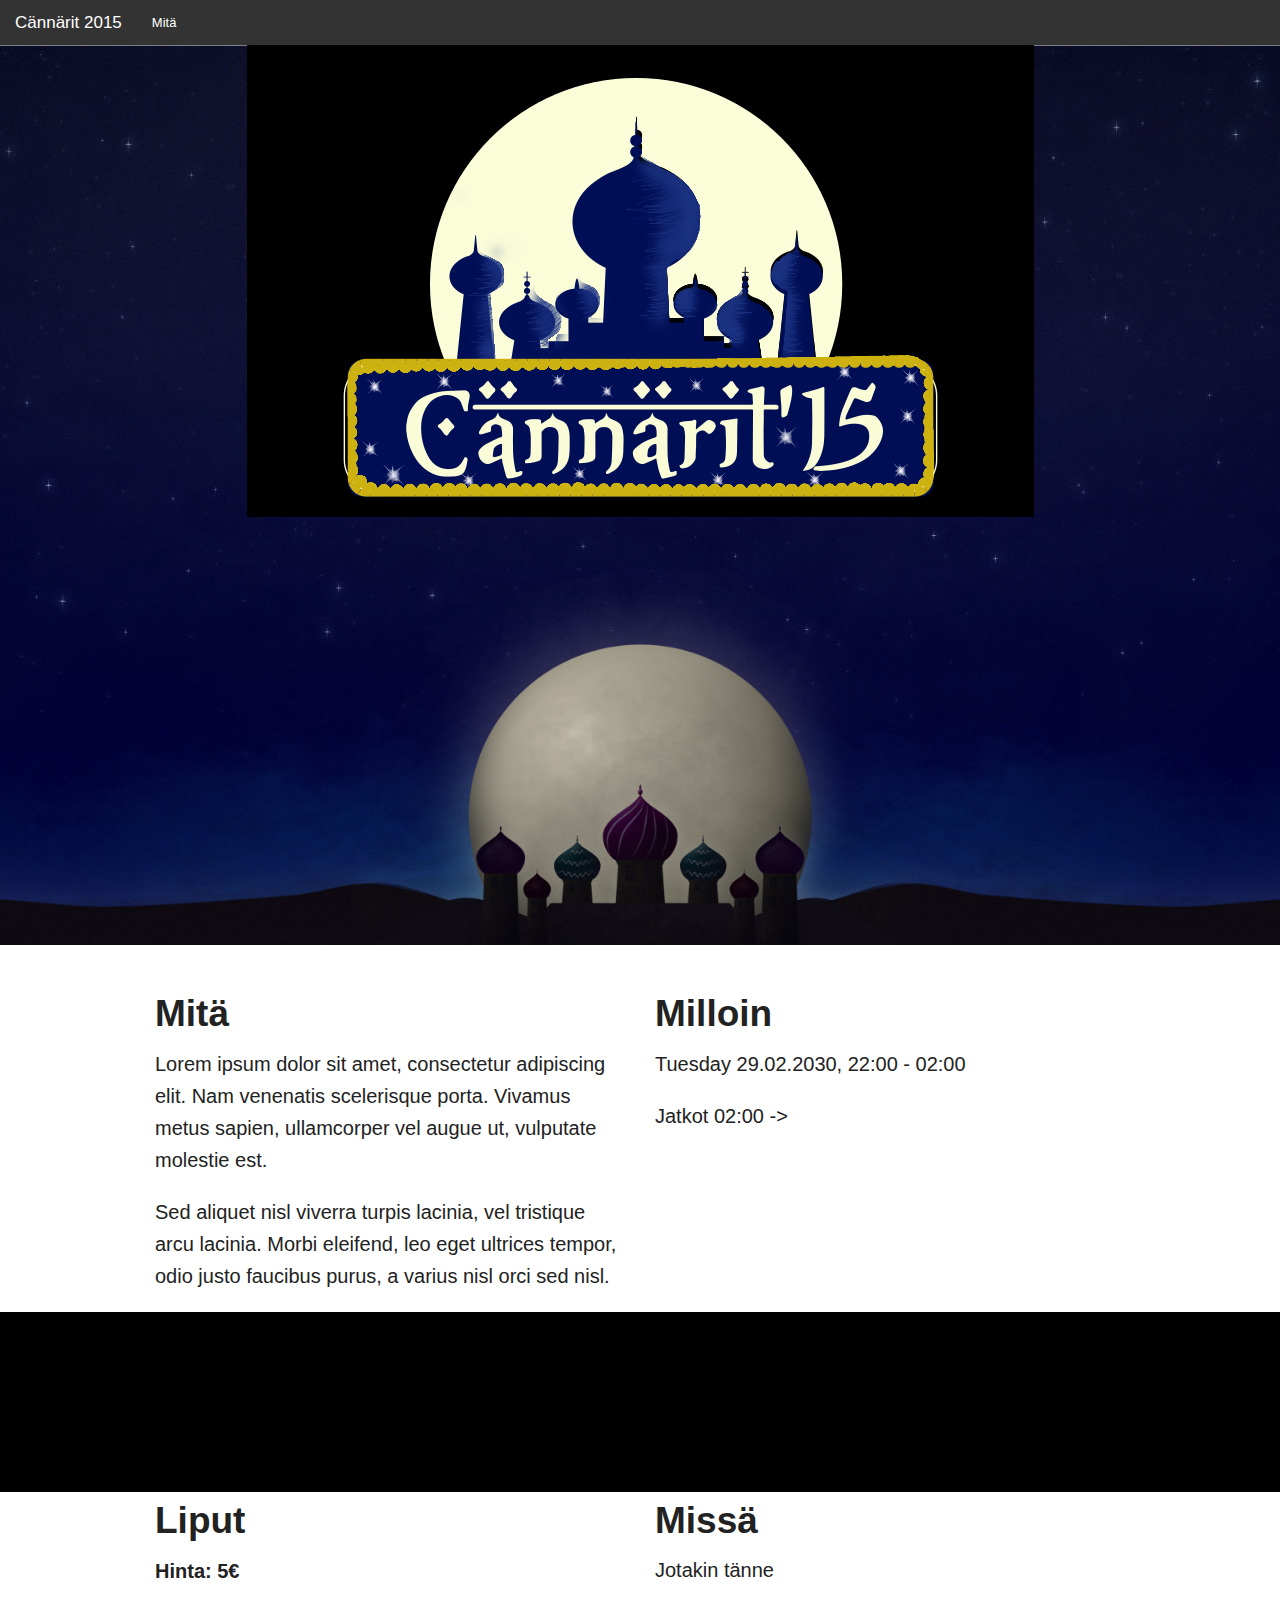
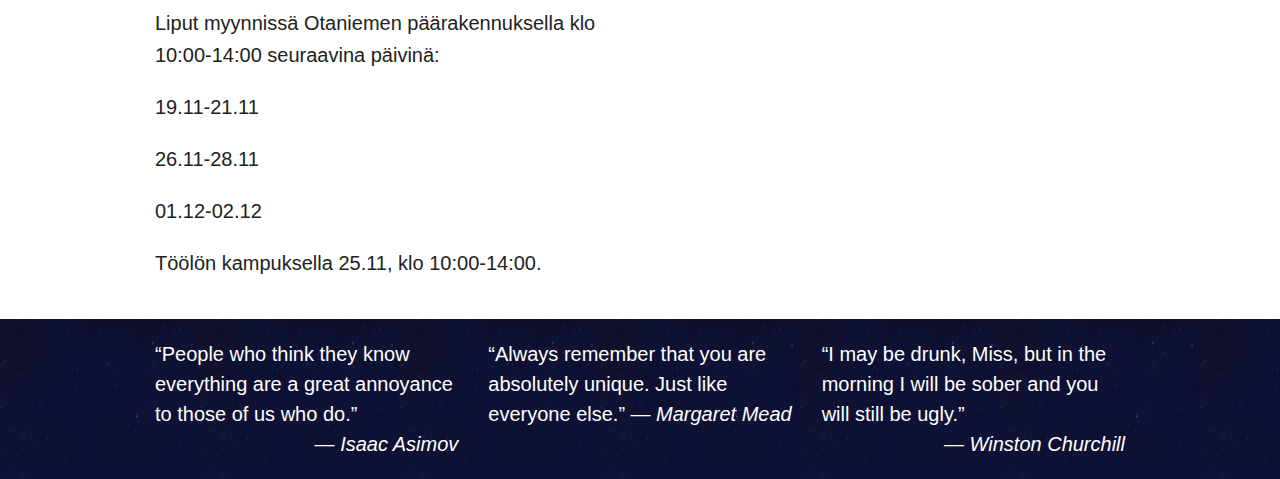
<file: index.htm>
<!DOCTYPE html>
<html>
<head>
  <title>Cännärit 2015</title>
  <meta charset="utf-8">
  <meta name="viewport" content="width=device-width, initial-scale=1.0" />

  <link rel="stylesheet" href="css/normalize.css">
  <link rel="stylesheet" href="css/foundation.css">
  <link rel="stylesheet" href="css/app.css">
  <link href='https://fonts.googleapis.com/css?family=Droid+Sans:400,700' rel='stylesheet' type='text/css'>

  <script src="js/vendor/modernizr.js"></script>
</head>
<body>
  <nav class="top-bar" data-topbar role="navigation">
    <ul class="title-area">
      <li class="name">
        <h1><a href="#">Cännärit 2015</a></h1>
      </li>
      <li class="toggle-topbar menu-icon"><a href="#"><span></span></a></li>
    </ul>
    <section class="top-bar-section">
      <ul class="left">
        <li><a href="#what">Mitä</a></li>
      </ul>
    </section>
  </nav>
  <div class="cover full-width">
    <div class="center-content">
      <img class="logo" src="img/cannarit_logo.png" alt="Cännärit 2015 logo">
    </div>
  </div>
</div>

<div class="row">
  <div class="small-12 medium-6 columns">
    <h2 id="what">Mitä</h2>
    <p>Lorem ipsum dolor sit amet, consectetur adipiscing elit. Nam venenatis scelerisque porta. Vivamus metus sapien, ullamcorper vel augue ut, vulputate molestie est.</p>
    <p>Sed aliquet nisl viverra turpis lacinia, vel tristique arcu lacinia. Morbi eleifend, leo eget ultrices tempor, odio justo faucibus purus, a varius nisl orci sed nisl.</p>
  </div>
  <div class="small-12 medium-6 columns">
    <h2>Milloin</h2>
    <p>Tuesday 29.02.2030, 22:00 - 02:00</p>
    <p>Jatkot 02:00 -> </p>
  </div>
</div>
<div class="full-width horse">
  
</div>
<div class="row">
  <div class="small-12 medium-6 columns">
    <h2>Liput</h2>
    <p><strong>Hinta: 5€</strong></p>

    <p>Liput myynnissä Otaniemen päärakennuksella klo 10:00-14:00 seuraavina päivinä:
      <p>19.11-21.11</p>
      <p>26.11-28.11</p>
      <p>01.12-02.12</p>
      <p>Töölön kampuksella 25.11, klo 10:00-14:00.</p>
    </div>
    <div class="small-12 medium-6 columns">
      <h2>Missä</h2>
      Jotakin tänne
    </div>
  </div>
  <div class="full-width quotes">
    <div class="row">
      <div class="small-12 medium-4 quote-margin columns">
        <q>People who think they know everything are a great annoyance to those of us who do.<cite>&#8213; Isaac Asimov</cite></q>
      </div>
      <div class="small-12 medium-4 quote-margin columns">
        <q>Always remember that you are absolutely unique. Just like everyone else.<cite>&#8213; Margaret Mead</cite></q>
      </div>
      <div class="small-12 medium-4 columns">
        <q>I may be drunk, Miss, but in the morning I will be sober and you will still be ugly.<cite>&#8213; Winston Churchill</cite></q>
      </div>
    </div>
  </div>

  <script src="js/vendor/jquery.js"></script>
  <script src="js/foundation.min.js"></script>
  <script>
  $(document).foundation();
  </script>
</body>
</html>
</file>
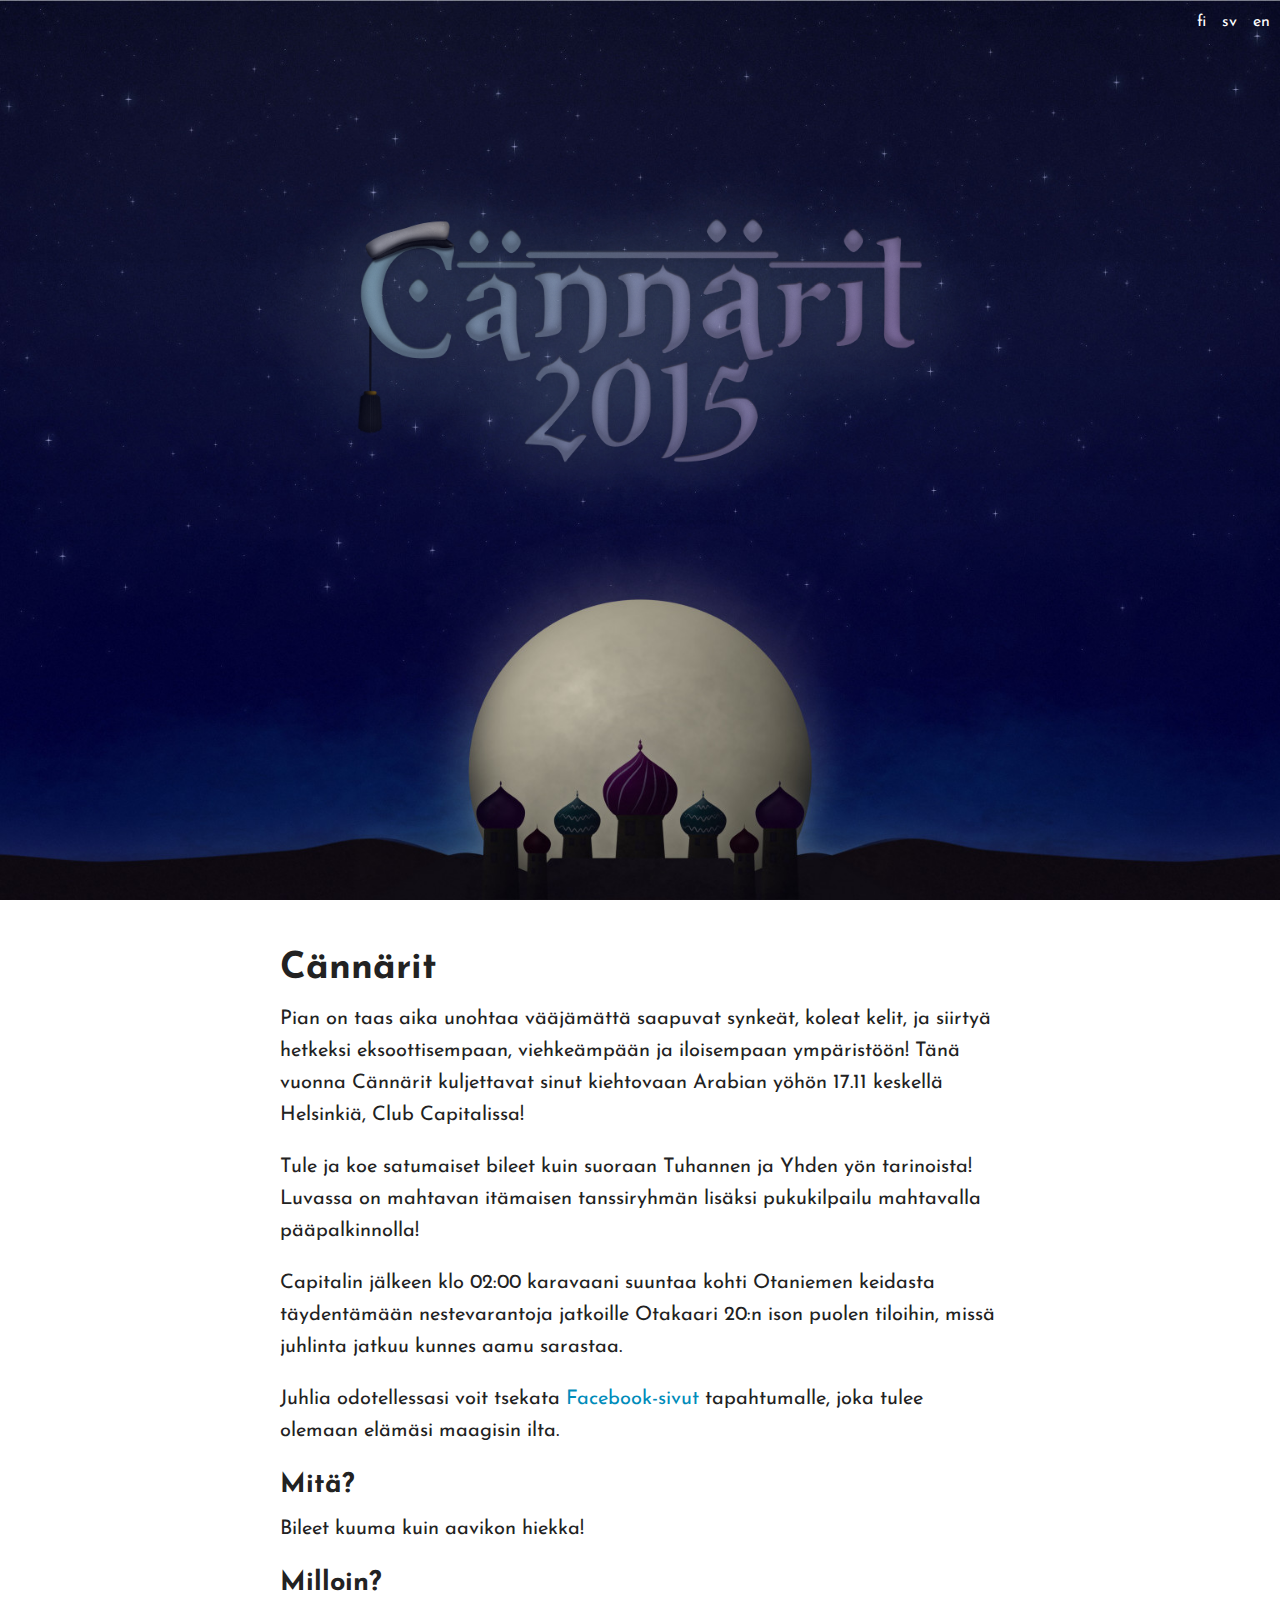
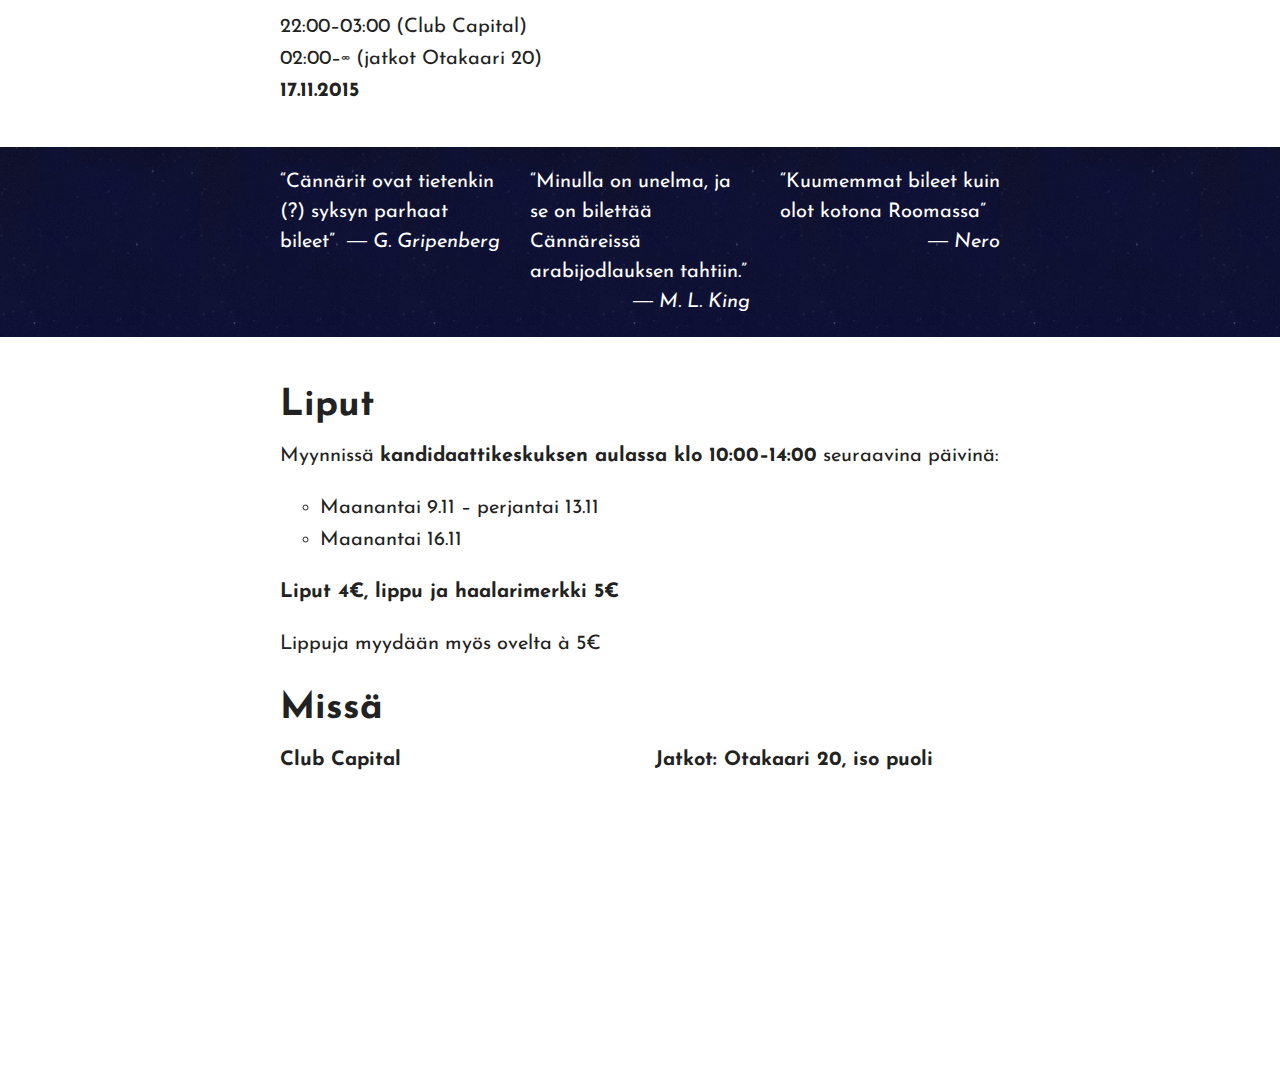
<file: index.html>
<!DOCTYPE html>
<html>
<head>
  <title>Cännärit 2015</title>
  <meta charset="utf-8">
  <meta name="viewport" content="width=device-width, initial-scale=1.0" />

  <link rel="stylesheet" href="css/normalize.css">
  <link rel="stylesheet" href="css/foundation.css">
  <link rel="stylesheet" href="css/app.css">

  <noscript>
  <style>
  #logo {
    opacity: 1;
    transform: translateY("-5%");
  }
  </style>
</noscript>

<link href='https://fonts.googleapis.com/css?family=Josefin+Sans:400,700' rel='stylesheet' type='text/css'>

<script type="text/javascript" src="js/TweenMax.min.js"></script>
<script type="text/javascript" src="js/vendor/modernizr.js"></script>
</head>
<body>
  <div class="cover full-width">
    <ul class="language-links">
      <li><a href="index.html">fi</a></li>
      <li><a href="index_sv.html">sv</a></li>
      <li><a href="index_en.html">en</a></li>
    </ul>
    <div id="logo">
      <img src="img/logo-fullhd.png" id="img-logo" alt="Cännärit 2015 logo">
    </div>
  </div>
</div>
<div class="row">
  <div class="small-12 medium-9 medium-centered columns">
    <h2 id="cannarit">Cännärit</h2>
    <p>Pian on taas aika unohtaa vääjämättä saapuvat synkeät, koleat kelit, ja siirtyä hetkeksi eksoottisempaan, viehkeämpään ja iloisempaan ympäristöön! Tänä vuonna Cännärit kuljettavat sinut kiehtovaan Arabian yöhön 17.11 keskellä Helsinkiä, Club Capitalissa!</p>
    <p>Tule ja koe satumaiset bileet kuin suoraan Tuhannen ja Yhden yön tarinoista! Luvassa on mahtavan itämaisen tanssiryhmän lisäksi pukukilpailu mahtavalla pääpalkinnolla!</p>
    <p>Capitalin jälkeen klo 02:00 karavaani suuntaa kohti Otaniemen keidasta täydentämään nestevarantoja jatkoille Otakaari 20:n ison puolen tiloihin, missä juhlinta jatkuu kunnes aamu sarastaa.</p>
    <p>Juhlia odotellessasi voit tsekata <a href="https://www.facebook.com/events/1642151956039658/">Facebook-sivut</a> tapahtumalle, joka tulee olemaan elämäsi maagisin ilta.</p>
    <h3>Mitä?</h3>
    <p>Bileet kuuma kuin aavikon hiekka!</p>
    <h3>Milloin?</h3>
    <p><time>22:00</time>&ndash;<time>03:00</time> (Club Capital)<br/><time>02:00</time>&ndash;&infin; (jatkot Otakaari 20)<br/><strong><time datetime="2015-11-17">17.11.2015</time></strong></p>
  </div>
</div>
</div>
<div class="full-width quotes">
  <div class="row">
    <div class="small-12 medium-9 medium-centered columns">
      <div class="row">
        <div class="small-12 medium-4 quote-margin column">
          <q>Cännärit ovat tietenkin (?) syksyn parhaat bileet<cite>&#8213; G. Gripenberg</cite></q>
        </div>
        <div class="small-12 medium-4 quote-margin columns">
          <q>Minulla on unelma, ja se on bilettää Cännäreissä arabijodlauksen tahtiin.<cite>&#8213; M. L. King</cite></q>
        </div>
        <div class="small-12 medium-4 columns">
          <q>Kuumemmat bileet kuin olot kotona Roomassa<cite>&#8213; Nero</cite></q>
        </div>
      </div>
    </div>
  </div>
</div>
<div class="row">
  <div class="small-12 medium-9 medium-centered columns">
    <div class="row">
      <div class="small-12 column">
        <h2>Liput</h2>
        <p>Myynnissä <strong>kandidaattikeskuksen aulassa klo <time>10:00</time>&ndash;<time>14:00</time></strong> seuraavina päivinä:</p>
        <ul>
          <li>Maanantai 9.11 &ndash; perjantai 13.11</li>
          <li>Maanantai 16.11</li>
        </ul>
        <p><strong>Liput 4€, lippu ja haalarimerkki 5€</strong></p>
        <p>Lippuja myydään myös ovelta à 5€</p>
      </div>
    </div>
  </div>
</div>
<div class="row last">
  <div class="small-12 medium-9 medium-centered columns">
    <h2>Missä</h2>
    <div class="row">
      <div class="small-12 medium-6 columns">
        <h5><address>Club Capital</address></h5>
        <iframe class="map"
        frameborder="0" style="border:0"
        src="https://www.google.com/maps/embed/v1/place?key=AIzaSyDpPAqrXfUmcdSE9kXFtAL5RGzp5sVN11s
        &q=Club+Capital+Helsinki+Finland" allowfullscreen>
      </iframe>
    </div>
    <div class="small-12 medium-6 columns">
      <h5><address>Jatkot: Otakaari 20, iso puoli</address></h5>
      <iframe class="map"
      frameborder="0" style="border:0"
      src="https://www.google.com/maps/embed/v1/place?key=AIzaSyDpPAqrXfUmcdSE9kXFtAL5RGzp5sVN11s
      &q=Otakaari+20+Espoo+Finland" allowfullscreen>
    </iframe>      </div>
  </div>

  <script src="js/vendor/jquery.js"></script>
  <script src="js/foundation.min.js"></script>
  <script src="js/jquery.waitforimages.min.js"></script>
  <script>
  $(document).foundation();

  //Start the animation once both the background and the logo has been loaded
  //http://stackoverflow.com/questions/5057990/how-can-i-check-if-a-background-image-is-loaded
  //http://stackoverflow.com/questions/3537469/detect-image-load

  $(document).ready(function() {
    $(".cover").height(jQuery(window).height());
  });

  $("#img-logo").waitForImages(function() {
    $(".cover").waitForImages(function() {
      setTimeout(function() {
        TweenMax.fromTo("#logo", 1.5,
        {scale:0.5, y:0, opacity: 0},
        {scale:1, y:"-10%", opacity: 1},
        Cubic.easeInOut);
      },150);
    });
  });



  </script>

  <script>
  (function(i,s,o,g,r,a,m){i['GoogleAnalyticsObject']=r;i[r]=i[r]||function(){
  (i[r].q=i[r].q||[]).push(arguments)},i[r].l=1*new Date();a=s.createElement(o),
  m=s.getElementsByTagName(o)[0];a.async=1;a.src=g;m.parentNode.insertBefore(a,m)
  })(window,document,'script','//www.google-analytics.com/analytics.js','ga');

  ga('create', 'UA-69285201-1', 'auto');
  ga('send', 'pageview');

  </script>
</body>
</html>
</file>
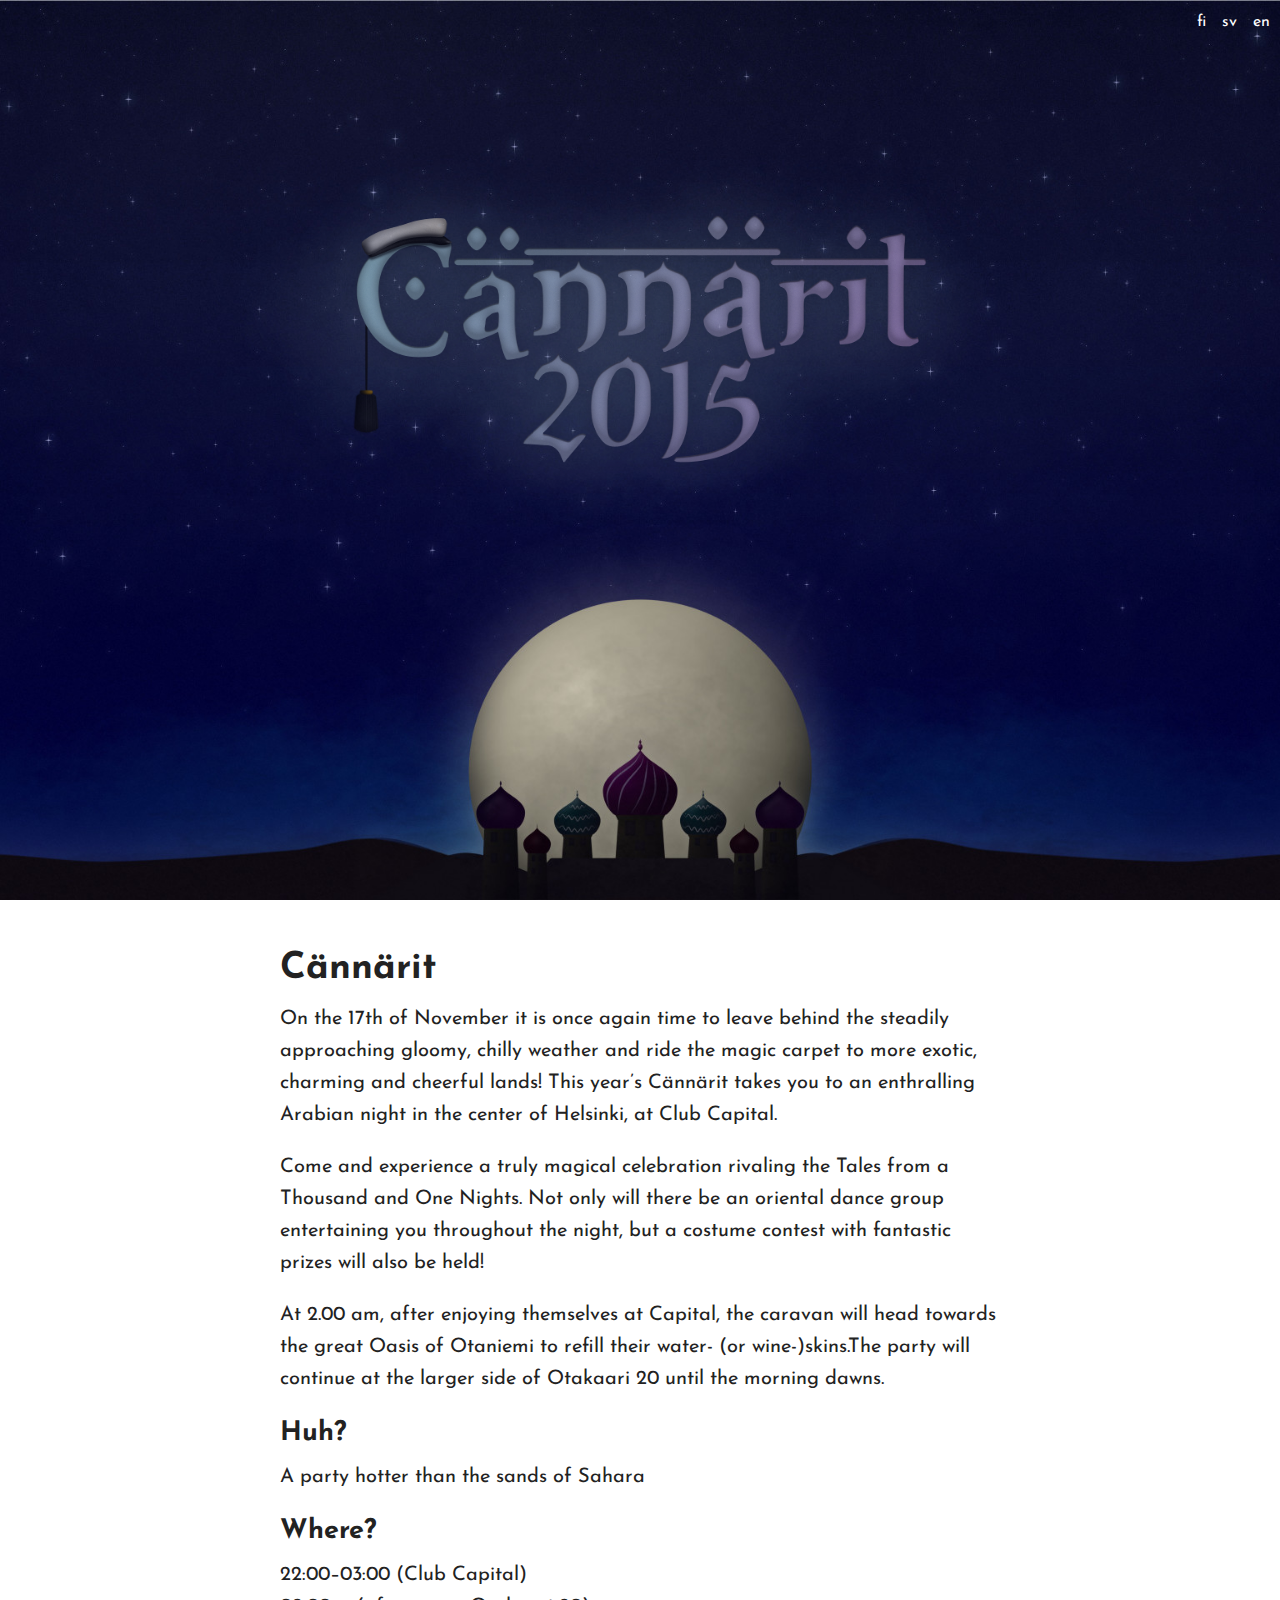
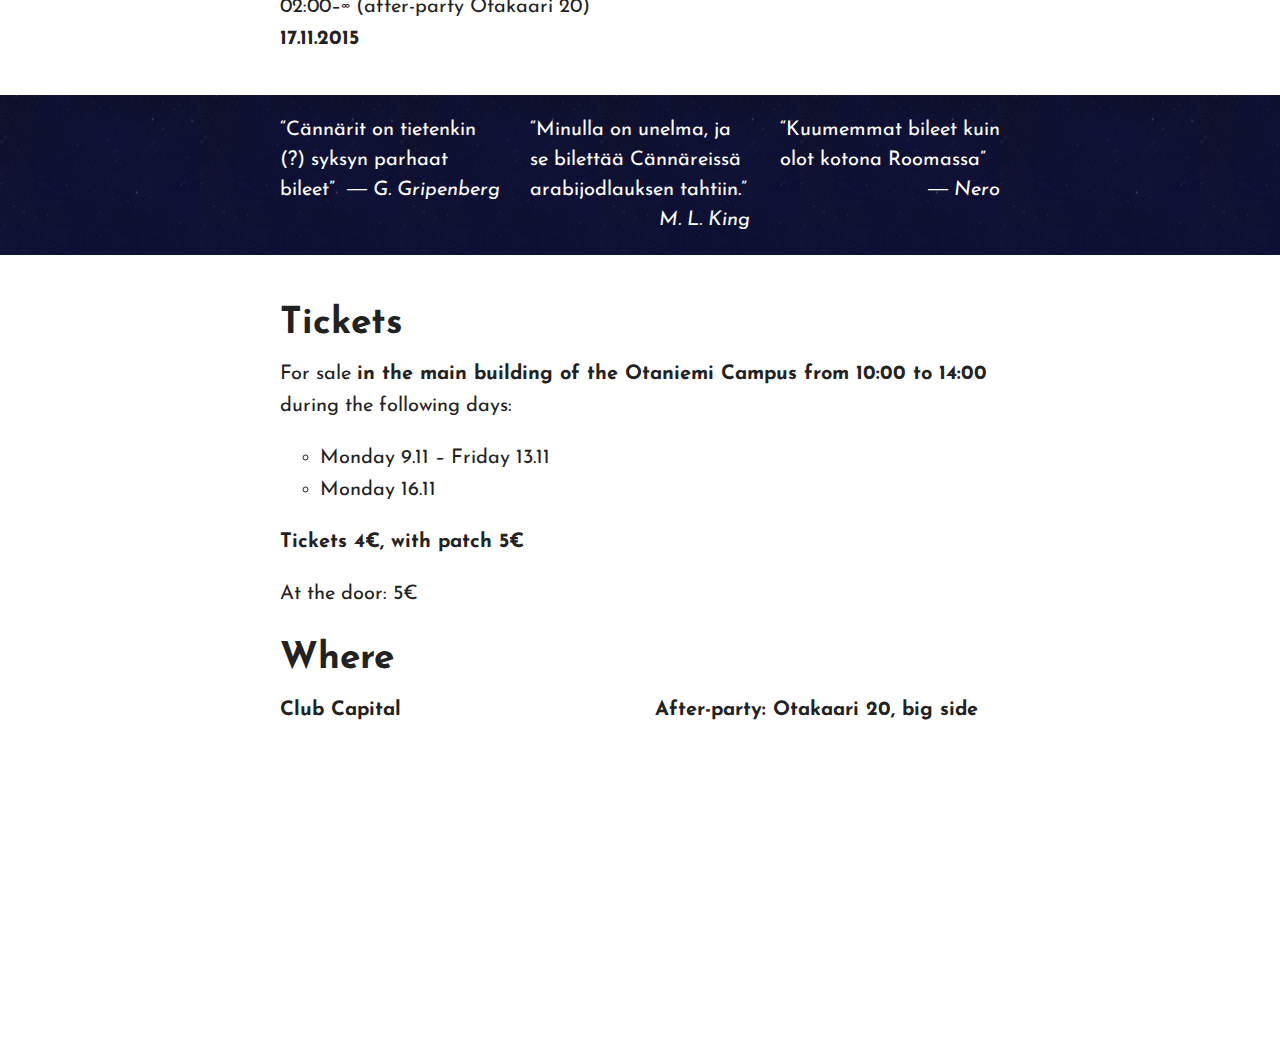
<file: index_en.html>
<!DOCTYPE html>
<html>
<head>
  <title>Cännärit 2015</title>
  <meta charset="utf-8">
  <meta name="viewport" content="width=device-width, initial-scale=1.0" />

  <link rel="stylesheet" href="css/normalize.css">
  <link rel="stylesheet" href="css/foundation.css">
  <link rel="stylesheet" href="css/app.css">

  <noscript>
  <style>
  #logo {
    opacity: 1;
    transform: translateY("-5%");
  }
  </style>
</noscript>

<link href='https://fonts.googleapis.com/css?family=Josefin+Sans:400,700' rel='stylesheet' type='text/css'>

<script type="text/javascript" src="js/TweenMax.min.js"></script>
<script type="text/javascript" src="js/vendor/modernizr.js"></script>
</head>
<body>
  <div class="cover full-width">
    <ul class="language-links">
      <li><a href="index.html">fi</a></li>
      <li><a href="index_sv.html">sv</a></li>
      <li><a href="index_en.html">en</a></li>
    </ul>
    <div id="logo">
      <img src="img/logo-fullhd.png" id="img-logo" alt="Cännärit 2015 logo">
    </div>
  </div>
</div>

<div class="row">
  <div class="small-12 medium-9 medium-centered columns">
    <h2 id="cannarit">Cännärit</h2>
    <p>On the <time datetime="2015-11-17">17th of November</time> it is once again time to leave behind the steadily approaching gloomy, chilly weather and ride the magic carpet to more exotic, charming and cheerful lands! This year’s Cännärit takes you to an enthralling Arabian night in the center of Helsinki, at Club Capital.
    <p>Come and experience a truly magical celebration rivaling the Tales from a Thousand and One Nights. Not only will there be an oriental dance group entertaining you throughout the night, but a costume contest with fantastic prizes will also be held!</p>
    <p>At 2.00 am, after enjoying themselves at Capital, the caravan will head towards the great Oasis of Otaniemi to refill their water- (or wine-)skins.The party will continue at the larger side of Otakaari 20 until the morning dawns.</p>
    <h3>Huh?</h3>
    <p>A party hotter than the sands of Sahara</p>
    <h3>Where?</h3>
    <p><time>22:00</time>&ndash;<time>03:00</time> (Club Capital)<br/><time>02:00</time>&ndash;&infin; (after-party Otakaari 20)<br/><strong><time datetime="2015-11-17">17.11.2015</time></strong></p>
  </div>
</div>
</div>
<div class="full-width quotes">
  <div class="row">
    <div class="small-12 medium-9 medium-centered columns">
      <div class="row">
        <div class="small-12 medium-4 quote-margin column">
          <q>Cännärit on tietenkin (?) syksyn parhaat bileet<cite>&#8213; G. Gripenberg</cite></q>
        </div>
        <div class="small-12 medium-4 quote-margin columns">
          <q>Minulla on unelma, ja se bilettää Cännäreissä arabijodlauksen tahtiin.<cite>M. L. King</cite></q>
        </div>
        <div class="small-12 medium-4 columns">
          <q>Kuumemmat bileet kuin olot kotona Roomassa<cite>&#8213; Nero</cite></q>
        </div>
      </div>
    </div>
  </div>
</div>
<div class="row">
  <div class="small-12 medium-9 medium-centered columns">
    <div class="row">
      <div class="small-12 column">
        <h2>Tickets</h2>
        <p>For sale <strong>in the main building of the Otaniemi Campus from <time>10:00</time> to <time>14:00</time></strong> during the following days:</p>
        <ul>
          <li>Monday 9.11 &ndash; Friday 13.11</li>
          <li>Monday 16.11</li>
        </ul>
        <p><strong>Tickets 4€, with patch 5€</strong></p>
        <p>At the door: 5€</p>
      </div>
    </div>
  </div>
</div>
<div class="row last">
  <div class="small-12 medium-9 medium-centered columns">
    <h2>Where</h2>
    <div class="row">
      <div class="small-12 medium-6 columns">
        <h5><address>Club Capital</address></h5>
        <iframe class="map"
        frameborder="0" style="border:0"
        src="https://www.google.com/maps/embed/v1/place?key=AIzaSyDpPAqrXfUmcdSE9kXFtAL5RGzp5sVN11s
        &q=Club+Capital+Helsinki+Finland" allowfullscreen>
      </iframe>
    </div>
    <div class="small-12 medium-6 columns">
      <h5><address>After-party: Otakaari 20, big side</address></h5>
      <iframe class="map"
      frameborder="0" style="border:0"
      src="https://www.google.com/maps/embed/v1/place?key=AIzaSyDpPAqrXfUmcdSE9kXFtAL5RGzp5sVN11s
      &q=Otakaari+20+Espoo+Finland" allowfullscreen>
    </iframe>      </div>
  </div>

  <script src="js/vendor/jquery.js"></script>
  <script src="js/foundation.min.js"></script>
  <script src="js/jquery.waitforimages.min.js"></script>
  <script>
  $(document).foundation();

  //Start the animation once both the background and the logo has been loaded
  //http://stackoverflow.com/questions/5057990/how-can-i-check-if-a-background-image-is-loaded
  //http://stackoverflow.com/questions/3537469/detect-image-load

  $(document).ready(function() {
    $(".cover").height(jQuery(window).height());
  });

  $("#img-logo").waitForImages(function() {
    $(".cover").waitForImages(function() {
      setTimeout(function() {
        TweenMax.fromTo("#logo", 1.5,
        {scale:0.5, y:0, opacity: 0},
        {scale:1, y:"-10%", opacity: 1},
        Cubic.easeInOut);
      },150);
    });
  });



  </script>

  <script>
  (function(i,s,o,g,r,a,m){i['GoogleAnalyticsObject']=r;i[r]=i[r]||function(){
    (i[r].q=i[r].q||[]).push(arguments)},i[r].l=1*new Date();a=s.createElement(o),
    m=s.getElementsByTagName(o)[0];a.async=1;a.src=g;m.parentNode.insertBefore(a,m)
  })(window,document,'script','//www.google-analytics.com/analytics.js','ga');

  ga('create', 'UA-69285201-1', 'auto');
  ga('send', 'pageview');

  </script>
</body>
</html>
</file>
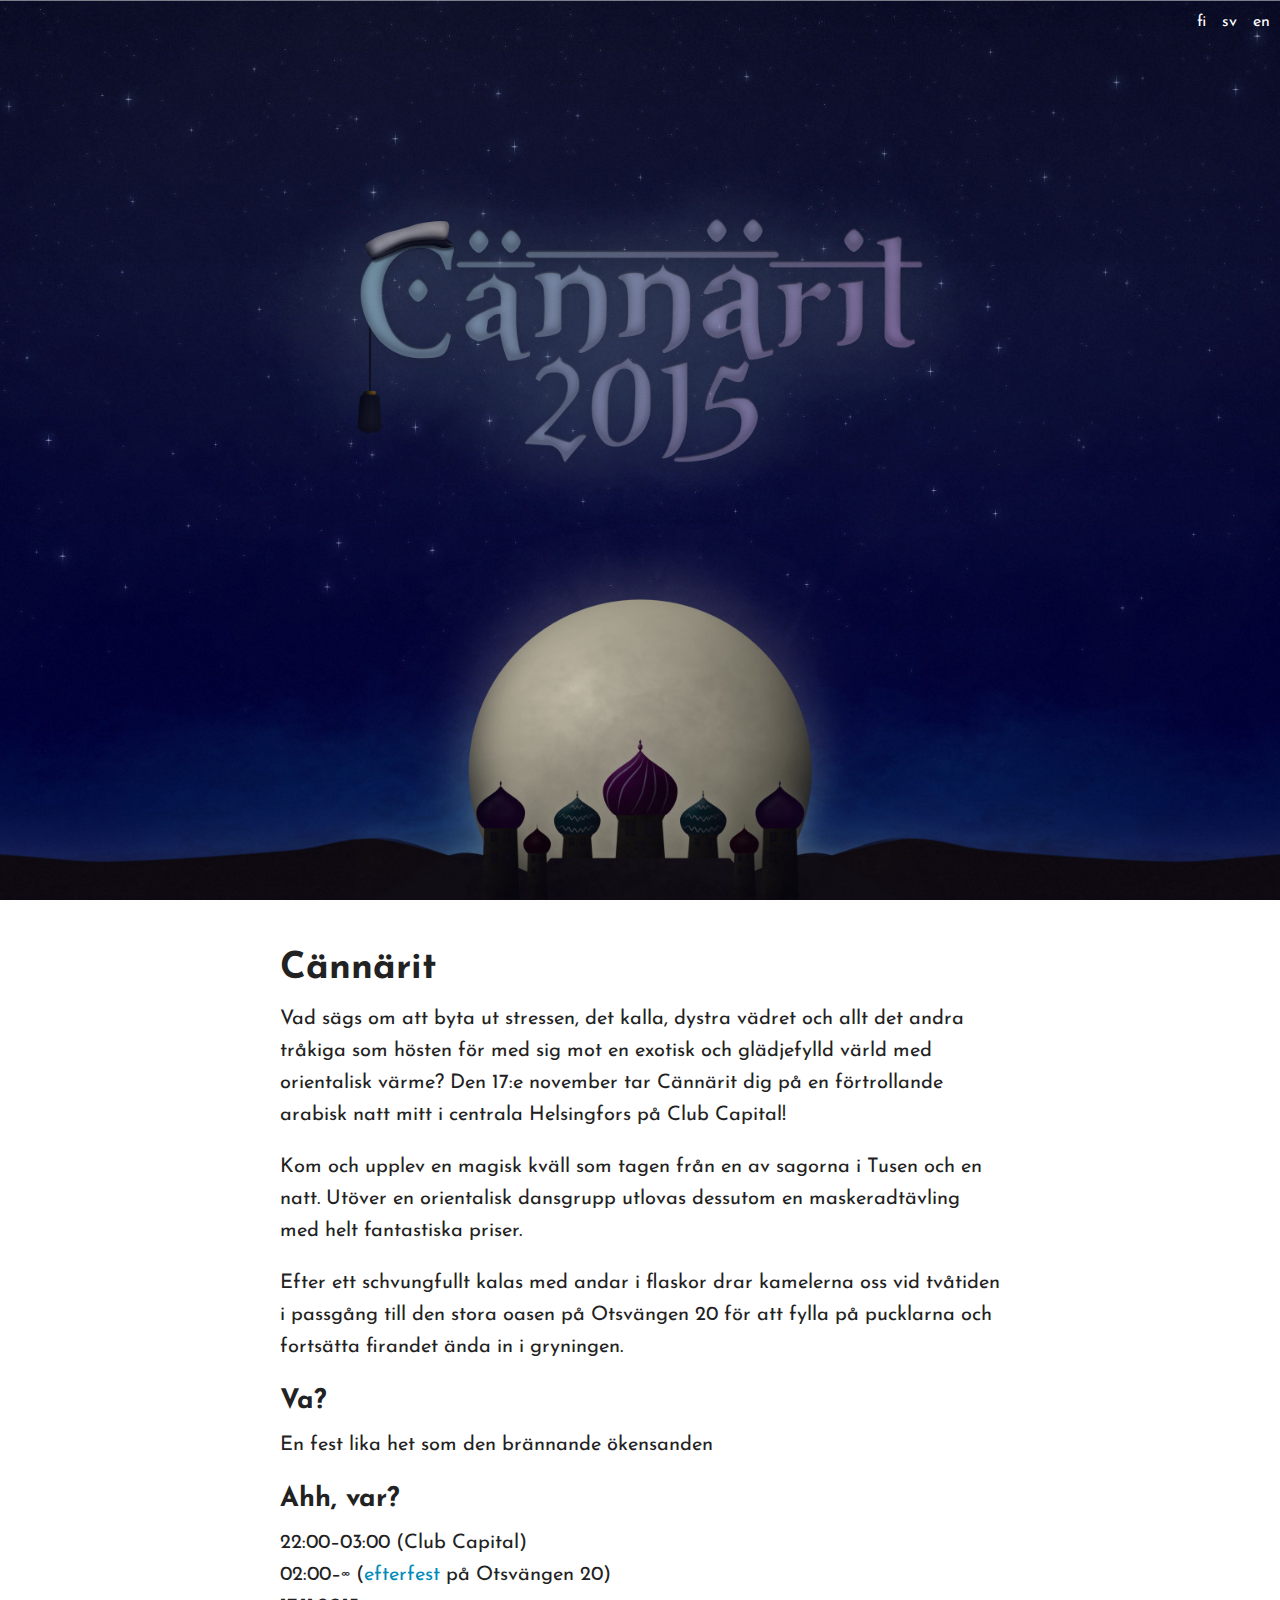
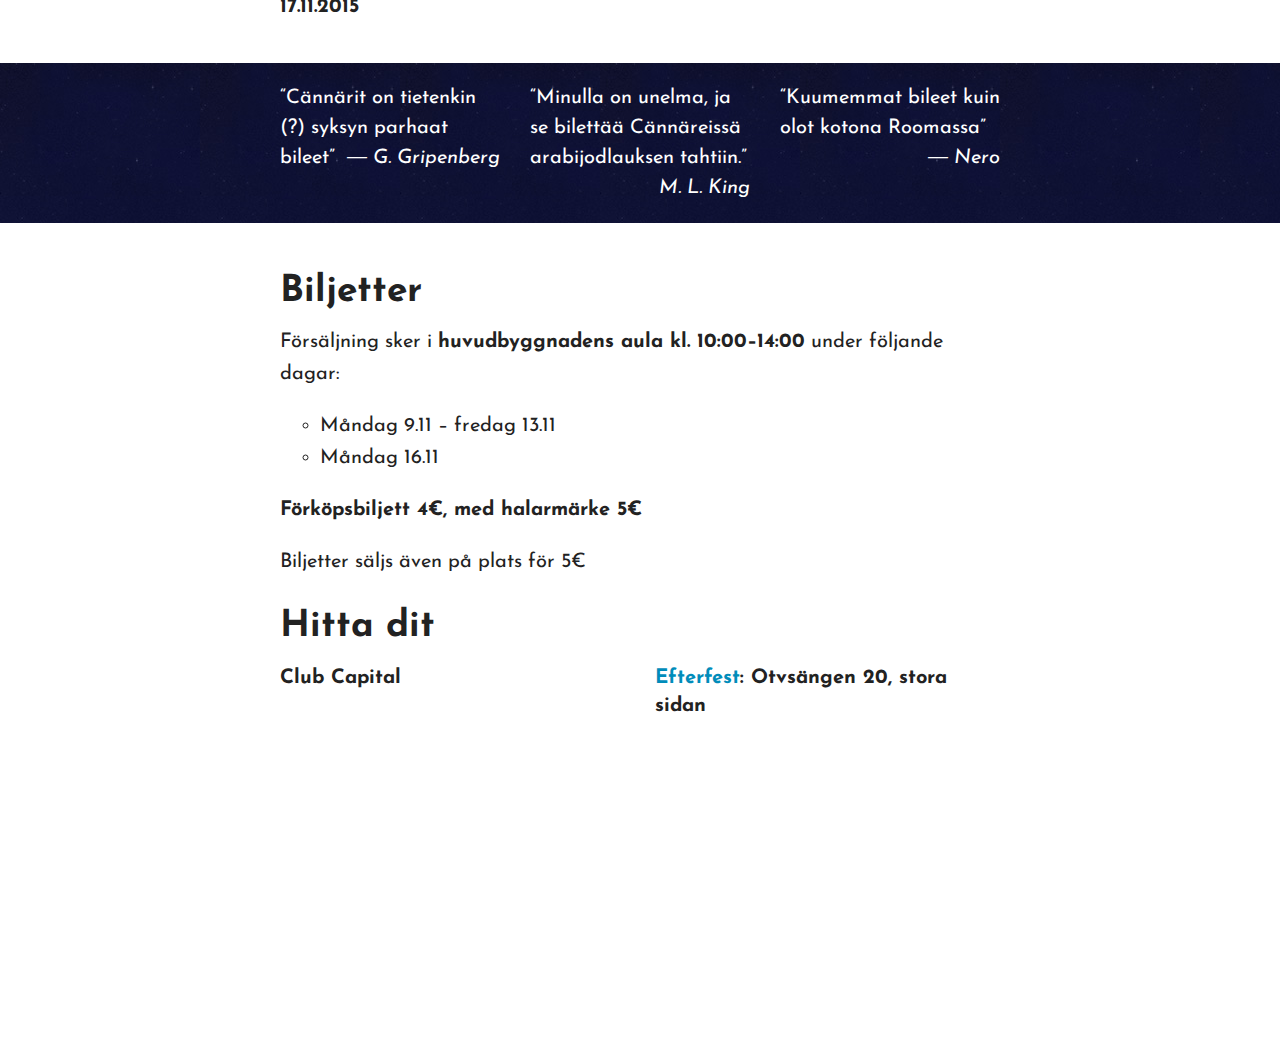
<file: index_sv.html>
<!DOCTYPE html>
<html>
<head>
  <title>Cännärit 2015</title>
  <meta charset="utf-8">
  <meta name="viewport" content="width=device-width, initial-scale=1.0" />

  <link rel="stylesheet" href="css/normalize.css">
  <link rel="stylesheet" href="css/foundation.css">
  <link rel="stylesheet" href="css/app.css">

  <noscript>
  <style>
  #logo {
    opacity: 1;
    transform: translateY("-5%");
  }
  </style>
</noscript>

<link href='https://fonts.googleapis.com/css?family=Josefin+Sans:400,700' rel='stylesheet' type='text/css'>

<script type="text/javascript" src="js/TweenMax.min.js"></script>
<script type="text/javascript" src="js/vendor/modernizr.js"></script>
</head>
<body>
  <div class="cover full-width">
    <ul class="language-links">
      <li><a href="index.html">fi</a></li>
      <li><a href="index_sv.html">sv</a></li>
      <li><a href="index_en.html">en</a></li>
    </ul>
    <div id="logo">
      <img src="img/logo-fullhd.png" id="img-logo" alt="Cännärit 2015 logo">
    </div>
  </div>
</div>

<div class="row">
  <div class="small-12 medium-9 medium-centered columns">
    <h2 id="cannarit">Cännärit</h2>
    <p>Vad sägs om att byta ut stressen, det kalla, dystra vädret och allt det andra tråkiga som hösten för med sig mot en exotisk och glädjefylld värld med orientalisk värme? Den <time datetime="2015-11-17">17:e november</time> tar Cännärit dig på en förtrollande arabisk natt mitt i centrala Helsingfors på Club Capital!</p>
    <p>Kom och upplev en magisk kväll som tagen från en av sagorna i Tusen och en natt. Utöver en orientalisk dansgrupp utlovas dessutom en maskeradtävling med helt fantastiska priser.</p>
    <p>Efter ett schvungfullt kalas med andar i flaskor drar kamelerna oss vid tvåtiden i passgång till den stora oasen på Otsvängen 20 för att fylla på pucklarna och fortsätta firandet ända in i gryningen.</p>
    <h3>Va?</h3>
    <p>En fest lika het som den brännande ökensanden</p>
    <h3>Ahh, var?</h3>
    <p><time>22:00</time>&ndash;<time>03:00</time> (Club Capital)<br/><time>02:00</time>&ndash;&infin; (<a class="efterfest" href="https://www.youtube.com/watch?v=aN4oNZcMdH4&ab_channel=NirreBror">efterfest</a> på Otsvängen 20)<br/><strong><time datetime="2015-11-17">17.11.2015</time></strong></p>
  </div>
</div>
</div>
<div class="full-width quotes">
  <div class="row">
    <div class="small-12 medium-9 medium-centered columns">
      <div class="row">
        <div class="small-12 medium-4 quote-margin column">
          <q>Cännärit on tietenkin (?) syksyn parhaat bileet<cite>&#8213; G. Gripenberg</cite></q>
        </div>
        <div class="small-12 medium-4 quote-margin columns">
          <q>Minulla on unelma, ja se bilettää Cännäreissä arabijodlauksen tahtiin.<cite>M. L. King</cite></q>
        </div>
        <div class="small-12 medium-4 columns">
          <q>Kuumemmat bileet kuin olot kotona Roomassa<cite>&#8213; Nero</cite></q>
        </div>
      </div>
    </div>
  </div>
</div>
<div class="row">
  <div class="small-12 medium-9 medium-centered columns">
    <div class="row">
      <div class="small-12 column">
        <h2>Biljetter</h2>
        <p>Försäljning sker i <strong>huvudbyggnadens aula kl. <time>10:00</time>&ndash;<time>14:00</time></strong> under följande dagar:</p>
        <ul>
          <li>Måndag 9.11 &ndash; fredag 13.11</li>
          <li>Måndag 16.11</li>
        </ul>
        <p><strong>Förköpsbiljett 4€, med halarmärke 5€</strong></p>
        <p>Biljetter säljs även på plats för 5€</p>
      </div>
    </div>
  </div>
</div>
<div class="row last">
  <div class="small-12 medium-9 medium-centered columns">
    <h2>Hitta dit</h2>
    <div class="row">
      <div class="small-12 medium-6 columns">
        <h5><address>Club Capital</address></h5>
        <iframe class="map"
        frameborder="0" style="border:0"
        src="https://www.google.com/maps/embed/v1/place?key=AIzaSyDpPAqrXfUmcdSE9kXFtAL5RGzp5sVN11s
        &q=Club+Capital+Helsinki+Finland" allowfullscreen>
      </iframe>
    </div>
    <div class="small-12 medium-6 columns">
      <h5><address><a class="efterfest" href="https://www.youtube.com/watch?v=aN4oNZcMdH4&ab_channel=NirreBror">Efterfest</a>: Otvsängen 20, stora sidan</address></h5>
      <iframe class="map"
      frameborder="0" style="border:0"
      src="https://www.google.com/maps/embed/v1/place?key=AIzaSyDpPAqrXfUmcdSE9kXFtAL5RGzp5sVN11s
      &q=Otakaari+20+Espoo+Finland" allowfullscreen>
    </iframe>      </div>
  </div>

  <script src="js/vendor/jquery.js"></script>
  <script src="js/foundation.min.js"></script>
  <script src="js/jquery.waitforimages.min.js"></script>
  <script>
  $(document).foundation();

  //Start the animation once both the background and the logo has been loaded
  //http://stackoverflow.com/questions/5057990/how-can-i-check-if-a-background-image-is-loaded
  //http://stackoverflow.com/questions/3537469/detect-image-load

  $(document).ready(function() {
    $(".cover").height(jQuery(window).height());
  });

  $("#img-logo").waitForImages(function() {
    $(".cover").waitForImages(function() {
      setTimeout(function() {
        TweenMax.fromTo("#logo", 1.5,
        {scale:0.5, y:0, opacity: 0},
        {scale:1, y:"-10%", opacity: 1},
        Cubic.easeInOut);
      },150);
    });
  });



  </script>

  <script>
  (function(i,s,o,g,r,a,m){i['GoogleAnalyticsObject']=r;i[r]=i[r]||function(){
    (i[r].q=i[r].q||[]).push(arguments)},i[r].l=1*new Date();a=s.createElement(o),
    m=s.getElementsByTagName(o)[0];a.async=1;a.src=g;m.parentNode.insertBefore(a,m)
  })(window,document,'script','//www.google-analytics.com/analytics.js','ga');

  ga('create', 'UA-69285201-1', 'auto');
  ga('send', 'pageview');

  </script>
</body>
</html>
</file>
<file: css/app.css>
@font-face {
  font-family: 'Droid Sans';
  font-style: normal;
  font-weight: 400;
  src: local('Droid Sans'), local('DroidSans'), url(https://fonts.gstatic.com/s/droidsans/v6/s-BiyweUPV0v-yRb-cjciPk_vArhqVIZ0nv9q090hN8.woff2) format('woff2');
  unicode-range: U+0000-00FF, U+0131, U+0152-0153, U+02C6, U+02DA, U+02DC, U+2000-206F, U+2074, U+20AC, U+2212, U+2215, U+E0FF, U+EFFD, U+F000;
}

@font-face {
  font-family: 'Droid Sans';
  font-style: normal;
  font-weight: 700;
  src: local('Droid Sans Bold'), local('DroidSans-Bold'), url(https://fonts.gstatic.com/s/droidsans/v6/EFpQQyG9GqCrobXxL-KRMYWiMMZ7xLd792ULpGE4W_Y.woff2) format('woff2');
  unicode-range: U+0000-00FF, U+0131, U+0152-0153, U+02C6, U+02DA, U+02DC, U+2000-206F, U+2074, U+20AC, U+2212, U+2215, U+E0FF, U+EFFD, U+F000;
}

address {
  font-style: normal;
}

.alladin-lamp {
  margin-top: 32px;
  height: 32px;
  margin-bottom: 32px;
}

body {
  font-family: "Josefin Sans", sans-serif;
  font-size: 1.25rem;
  border-bottom: 40px;
}

.center-content {
  text-align: center;
}

cite {
  float: right;
}

.cover {
  height: 100vh;
  background: url("../img/background-fullhd.jpg") no-repeat center bottom;
  background-size: cover;
  margin-bottom: 40px;
}

@media screen and (max-width: 40em) {
  .cover {
    margin-bottom: 15px;
  }
}

/* 4k background for screens bigger than 1080p*/
@media screen and (min-height: 1081px) {
  .cover {
    background-image: url("../img/background-4k.jpg")
  }
}

h2, h3, h5 {
  font-family: "Josefin Sans", sans-serif;
  font-weight: 700;
}

h5 {
  font-size: 1.25rem;
}

.full-width {
  width: 100%;
  margin-left: auto;
  margin-right: auto;
  max-width: initial;
}

.horse {
  height: 20%;
  background-color: black;
}

.language-links {
  padding-top: 5px;
  text-align: right;
  list-style-type: none;
}

.language-links li {
  display: inline;
  padding-right: 10px;
}

.language-links li a {
  color: white;
  font-family: "Josefin Sans", sans-serif;
  font-size: 1rem;
}

#logo {
  text-align: center;
  opacity: 0;
}

@media screen and (max-width: 40em) {
  .img-logo {
    max-width: 100%;
  }
}

.img-logo {
  min-width: 20rem;
  max-width: 60%;
  transform: translateY(-5%);
}

/* Only apply margins between quotes if its a mobile device: http://foundation.zurb.com/docs/media-queries.html */
@media only screen and (max-width: 40em) {
  .quote-margin {
    margin-bottom: 25px;
  }
}

.map {
  width: 100%;
  height: 300px;
}

p {
  font-size: 1.25rem;
}

ul {
  list-style-type: circle;
  margin-left: 2.5rem;
  font-size: 1.25rem;
}

ul.language-links {
  z-index: 100; /* To make the links clickable even though the logo covers the links*/
  position: relative;
}

.quotes {
  margin: 20px 0 40px 0;
  padding-top: 20px;
  padding-bottom: 20px;
  background-image: url("../img/quote-background.jpg");
  background-repeat: repeat;
  color: white;
}

@media screen only (max-width: 40em) {
  .quotes {
    margin-top: 0;
    margin-bottom: 20px;
  }
}

.row.last {
  margin-bottom: 40px;
}
</file>
